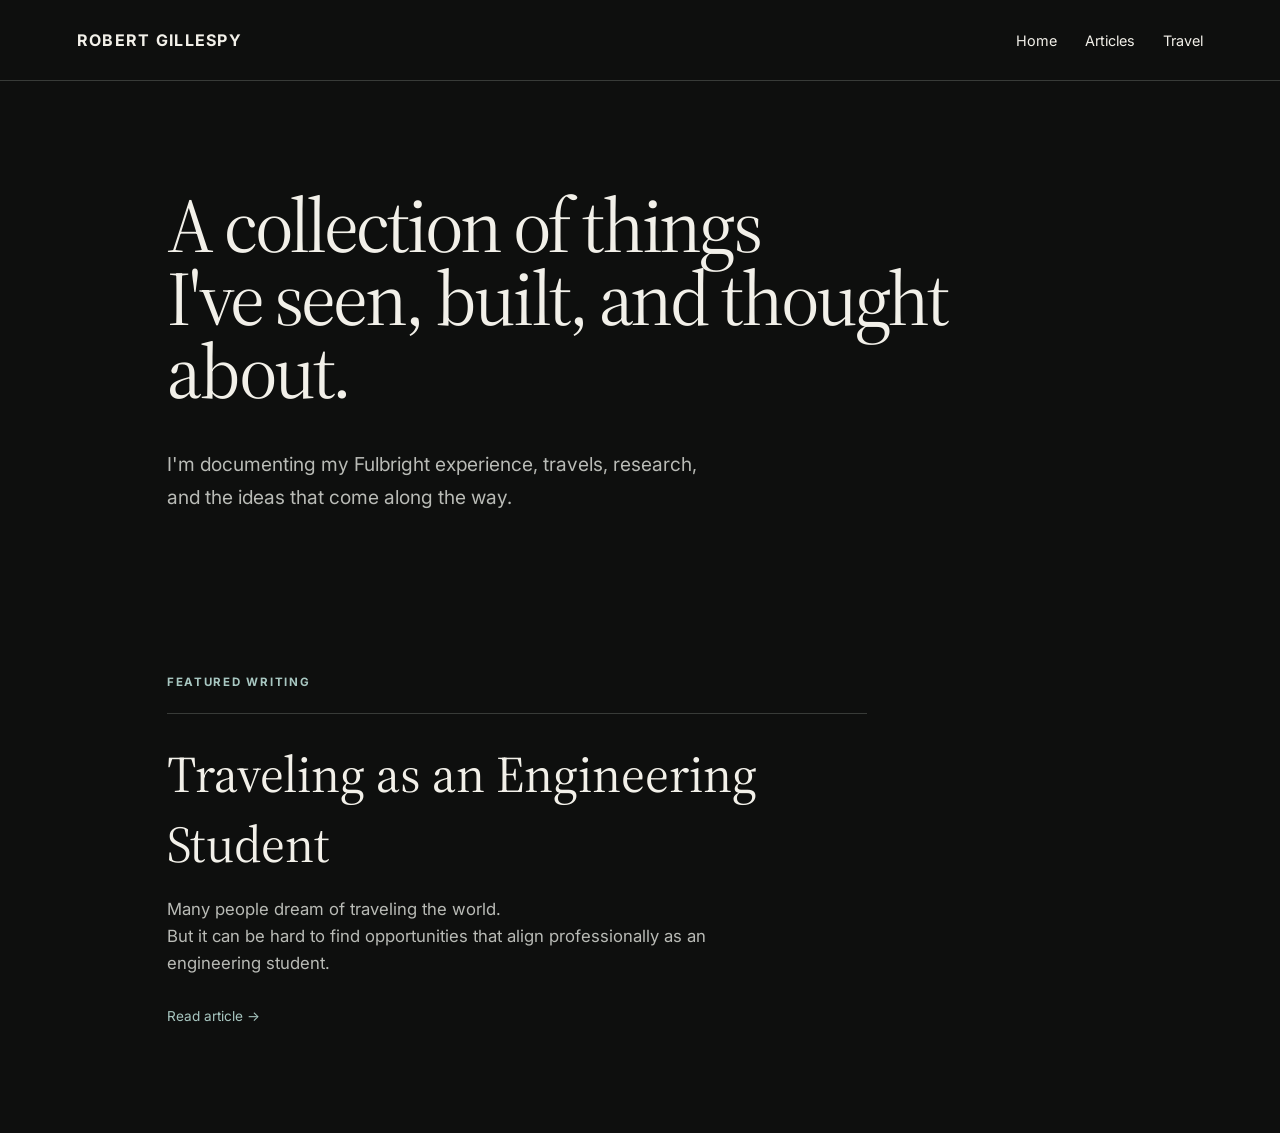
<file: index.html>
<!DOCTYPE html>
<html lang="en">
<head>
    <meta charset="UTF-8">
    <meta name="viewport" content="width=device-width, initial-scale=1.0">
    <title>Your Name</title>
    <link rel="stylesheet" href="style.css">
</head>

<body>

    <header>
        <a href="index.html" class="site-title">ROBERT GILLESPY</a>

        <nav>
            <a href="index.html">Home</a>
            <a href="articles/index.html">Articles</a>
            <a href="travel/index.html">Travel</a>
        </nav>
    </header>

    <main class="home">
        <section class="intro">
            <!-- <p class="eyebrow">ENGINEER · RESEARCHER · TRAVELER</p> -->

            <h1>
                A collection of things<br>
                I've seen, built, and thought about.
            </h1>

            <p class="intro-text">
                I'm documenting my Fulbright experience, travels,
                research, and the ideas that come along the way.
            </p>
        </section>

        <section class="featured">
            <p class="eyebrow">FEATURED WRITING</p>

            <a href="articles/finding-travel-opportunities.html" class="essay-link">
                <h2>Traveling as an Engineering Student</h2>
                <p>
                    Many people dream of traveling the world. </br> 
                    But it can be hard to find opportunities that align professionally as an engineering student.
                </p>
                <span>Read article →</span>
            </a>
        </section>
    </main>

</body>
</html>
</file>
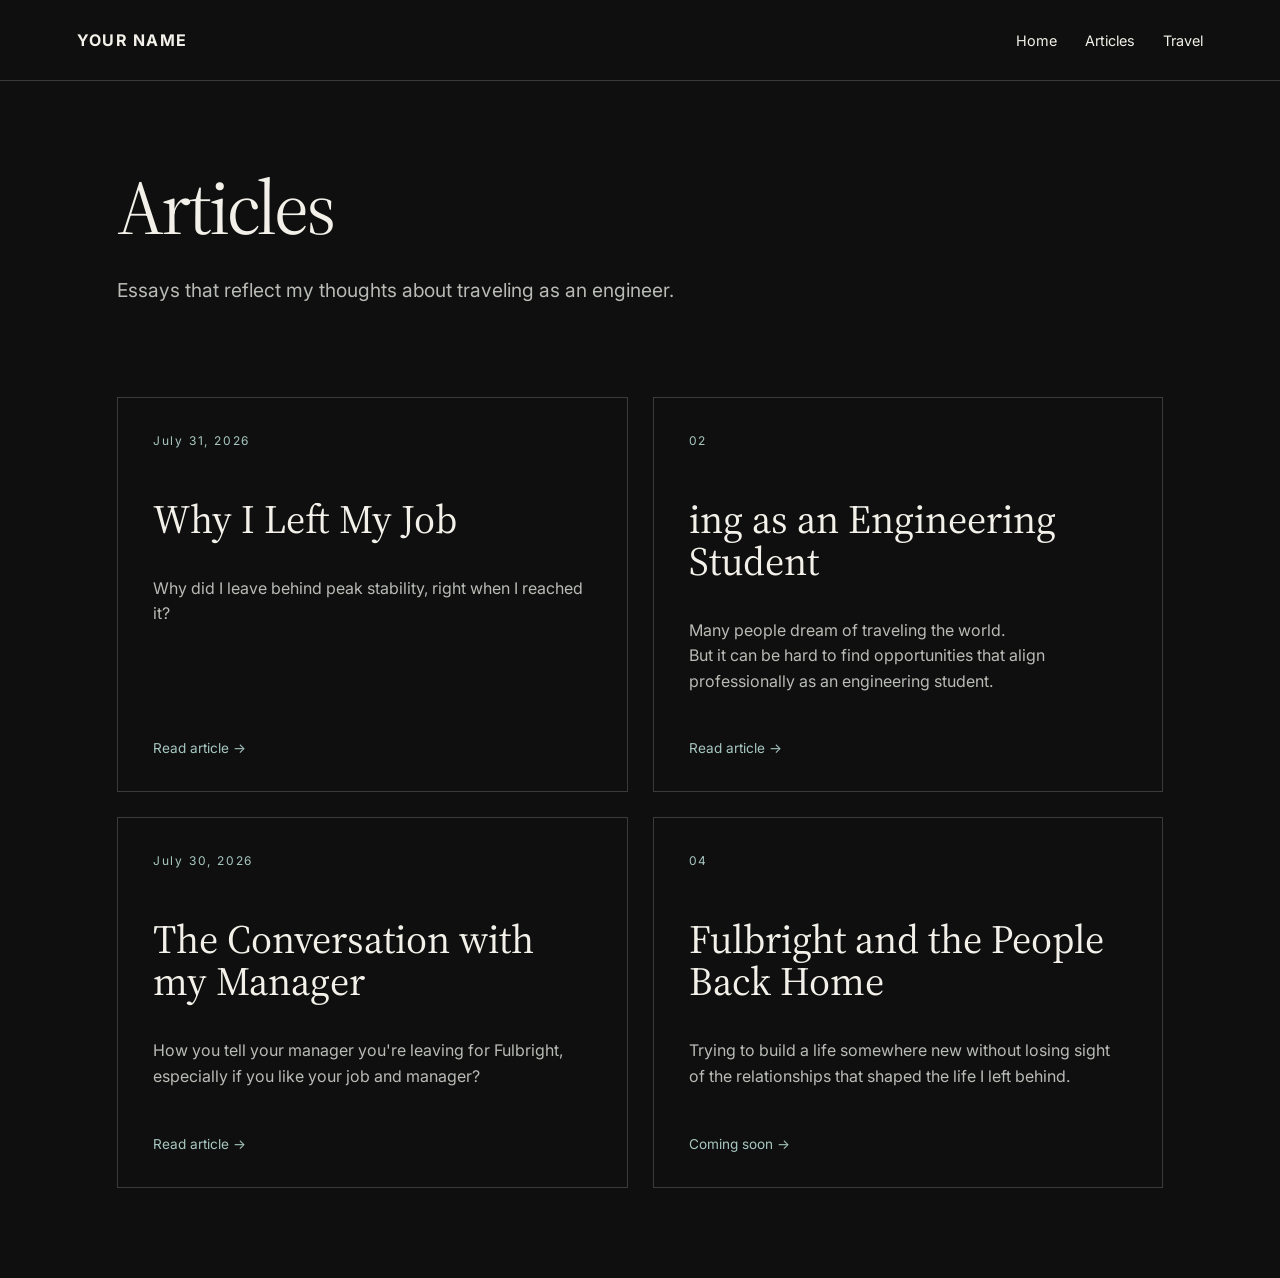
<file: articles/index.html>
<!DOCTYPE html>
<html lang="en">

<head>
    <meta charset="UTF-8">
    <meta name="viewport" content="width=device-width, initial-scale=1.0">

    <title>Articles — Your Name</title>

    <link rel="stylesheet" href="../style.css">
</head>

<body>

    <header>
        <a href="../index.html" class="site-title">YOUR NAME</a>

        <nav>
            <a href="../index.html">Home</a>
            <a href="index.html">Articles</a>
            <a href="../travel/index.html">Travel</a>
        </nav>
    </header>


    <main class="articles-page">

        <section class="articles-intro">

            <!-- <p class="eyebrow">WRITING</p> -->

            <h1>Articles</h1>

            <p>
                Essays that reflect my thoughts about traveling as an engineer.
            </p>

        </section>


        <section class="article-grid">

            <a href="why-i-left-my-job.html" class="article-card">

                <p class="article-number">July 31, 2026</p>

                <h2>Why I Left My Job</h2>

                <p>
                    Why did I leave behind peak stability, right when I reached it?
                </p>

                <span class="read-more">Read article →</span>

            </a>


            <a href="finding-travel-opportunities.html" class="article-card">

                <p class="article-number">02</p>

                <h2>ing as an Engineering Student</h2>

                <p>
                    Many people dream of traveling the world. </br> 
                    But it can be hard to find opportunities that align professionally as an engineering student.
                </p>

                <span class="read-more">Read article →</span>

            </a>


            <a href="the-conversation-with-my-manager.html" class="article-card">

                <p class="article-number">July 30, 2026</p>

                <h2>The Conversation with my Manager</h2>

                <p>
                    How you tell your manager you're leaving for Fulbright, especially if you like your job and manager?
                </p>

                <span class="read-more">Read article →</span>

            </a>


            <a href="#" class="article-card">

                <p class="article-number">04</p>

                <h2>Fulbright and the People Back Home</h2>

                <p>
                    Trying to build a life somewhere new without
                    losing sight of the relationships that shaped
                    the life I left behind.
                </p>

                <span class="read-more">Coming soon →</span>

            </a>

        </section>

    </main>

</body>

</html>
</file>
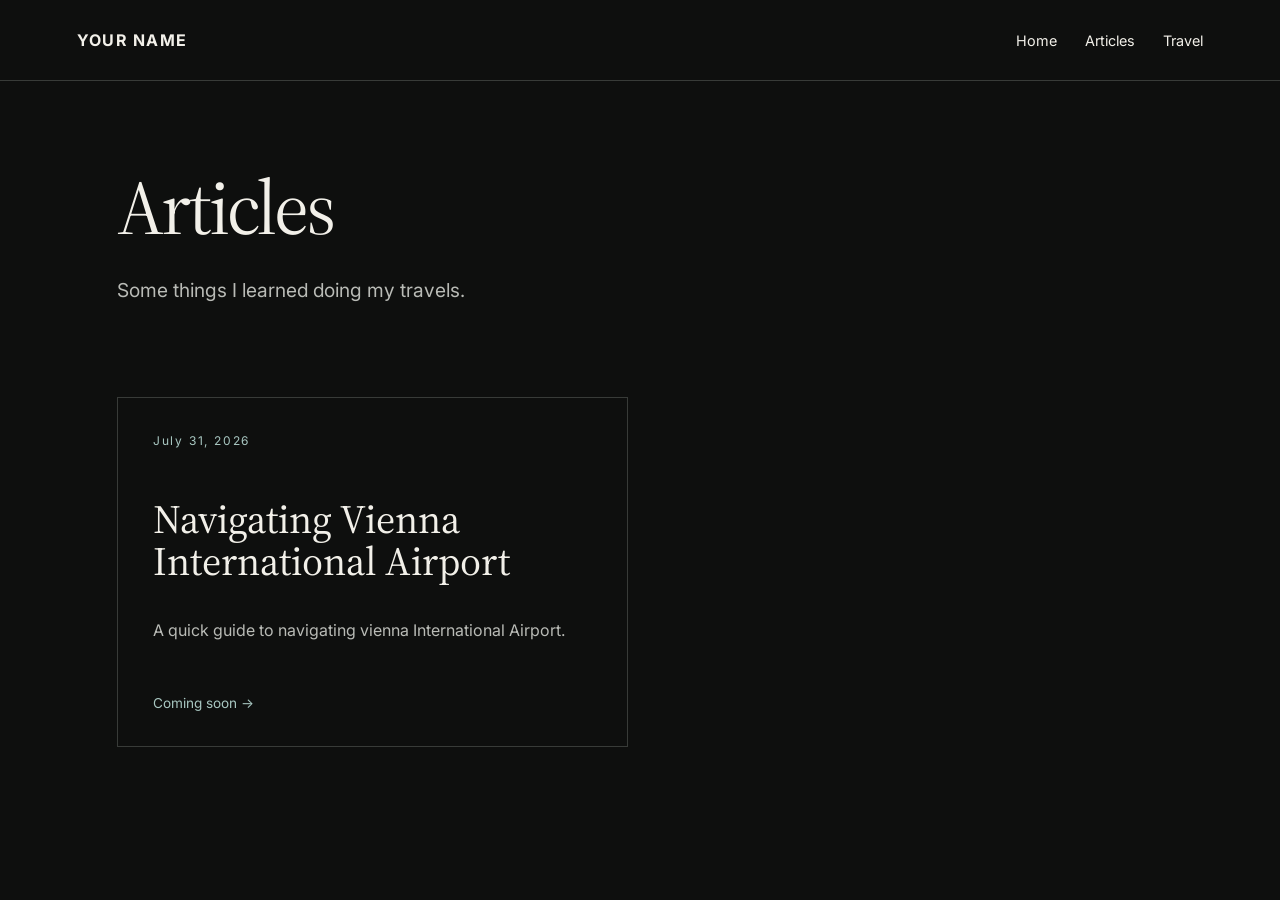
<file: travel/index.html>
<!DOCTYPE html>
<html lang="en">

<head>
    <meta charset="UTF-8">
    <meta name="viewport" content="width=device-width, initial-scale=1.0">

    <title>Articles — Your Name</title>

    <link rel="stylesheet" href="../style.css">
</head>

<body>

    <header>
        <a href="../index.html" class="site-title">YOUR NAME</a>

        <nav>
            <a href="../index.html">Home</a>
            <a href="index.html">Articles</a>
            <a href="../travel/index.html">Travel</a>
        </nav>
    </header>


    <main class="articles-page">

        <section class="articles-intro">

            <!-- <p class="eyebrow">WRITING</p> -->

            <h1>Articles</h1>

            <p>
                Some things I learned doing my travels.
            </p>

        </section>


        <section class="article-grid">

            <a href="#" class="article-card">

                <p class="article-number">July 31, 2026</p>

                <h2>Navigating Vienna International Airport</h2>

                <p>
                    A quick guide to navigating vienna International Airport.
                </p>

                <span class="read-more">Coming soon →</span>

            </a>

        </section>

    </main>

</body>

</html>
</file>
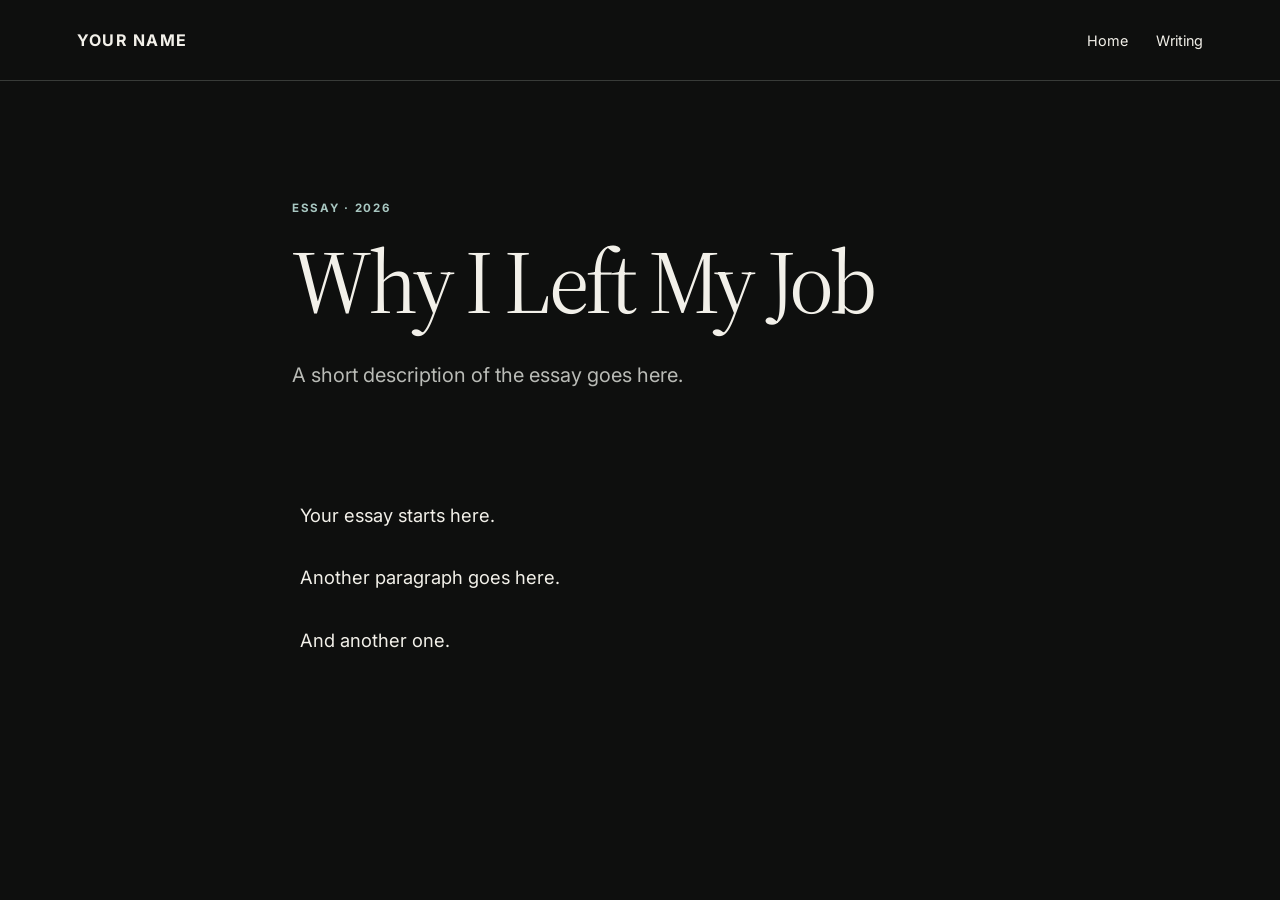
<file: essay.html>
<!DOCTYPE html>
<html lang="en">
<head>
    <meta charset="UTF-8">
    <meta name="viewport" content="width=device-width, initial-scale=1.0">
    <title>Why I Left My Job — Your Name</title>
    <link rel="stylesheet" href="style.css">
</head>

<body>

    <header>
        <a href="index.html" class="site-title">YOUR NAME</a>

        <nav>
            <a href="index.html">Home</a>
            <a href="essay.html">Writing</a>
        </nav>
    </header>

    <main class="essay">

        <div class="essay-header">
            <p class="eyebrow">ESSAY · 2026</p>

            <h1>Why I Left My Job</h1>

            <p class="dek">
                A short description of the essay goes here.
            </p>
        </div>

        <div class="essay-body">

            <p>
                Your essay starts here.
            </p>

            <p>
                Another paragraph goes here.
            </p>

            <p>
                And another one.
            </p>

        </div>

    </main>

</body>
</html>
</file>
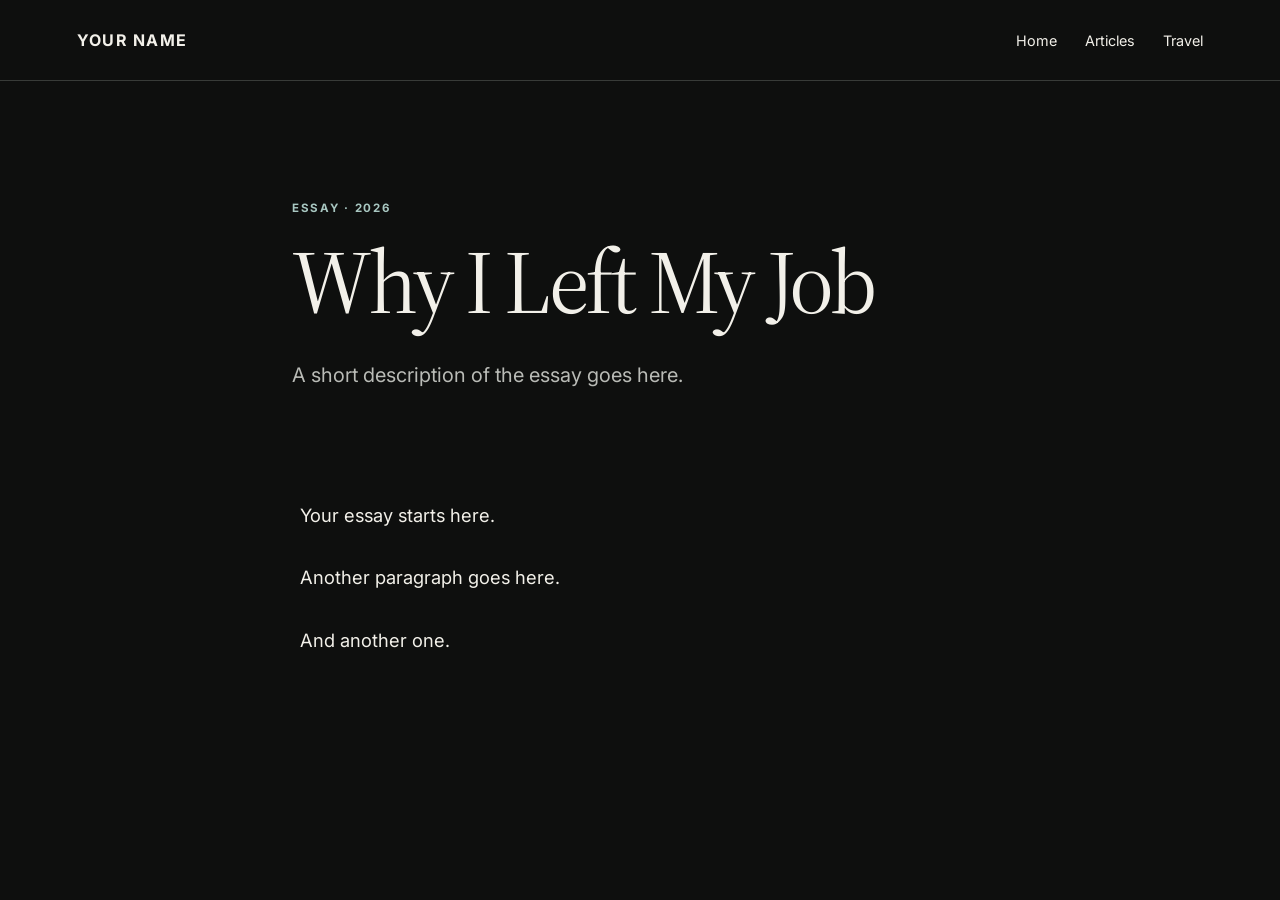
<file: articles/essay.html>
<!DOCTYPE html>
<html lang="en">
<head>
    <meta charset="UTF-8">
    <meta name="viewport" content="width=device-width, initial-scale=1.0">
    <title>Why I Left My Job — Your Name</title>
    <link rel="stylesheet" href="../style.css">
</head>

<body>

    <header>
        <a href="../index.html" class="site-title">YOUR NAME</a>

        <nav>
            <a href="../index.html">Home</a>
            <a href="index.html">Articles</a>
            <a href="../travel/index.html">Travel</a>
        </nav>
    </header>

    <main class="essay">

        <div class="essay-header">
            <p class="eyebrow">ESSAY · 2026</p>

            <h1>Why I Left My Job</h1>

            <p class="dek">
                A short description of the essay goes here.
            </p>
        </div>

        <div class="essay-body">

            <p>
                Your essay starts here.
            </p>

            <p>
                Another paragraph goes here.
            </p>

            <p>
                And another one.
            </p>

        </div>

    </main>

</body>
</html>
</file>
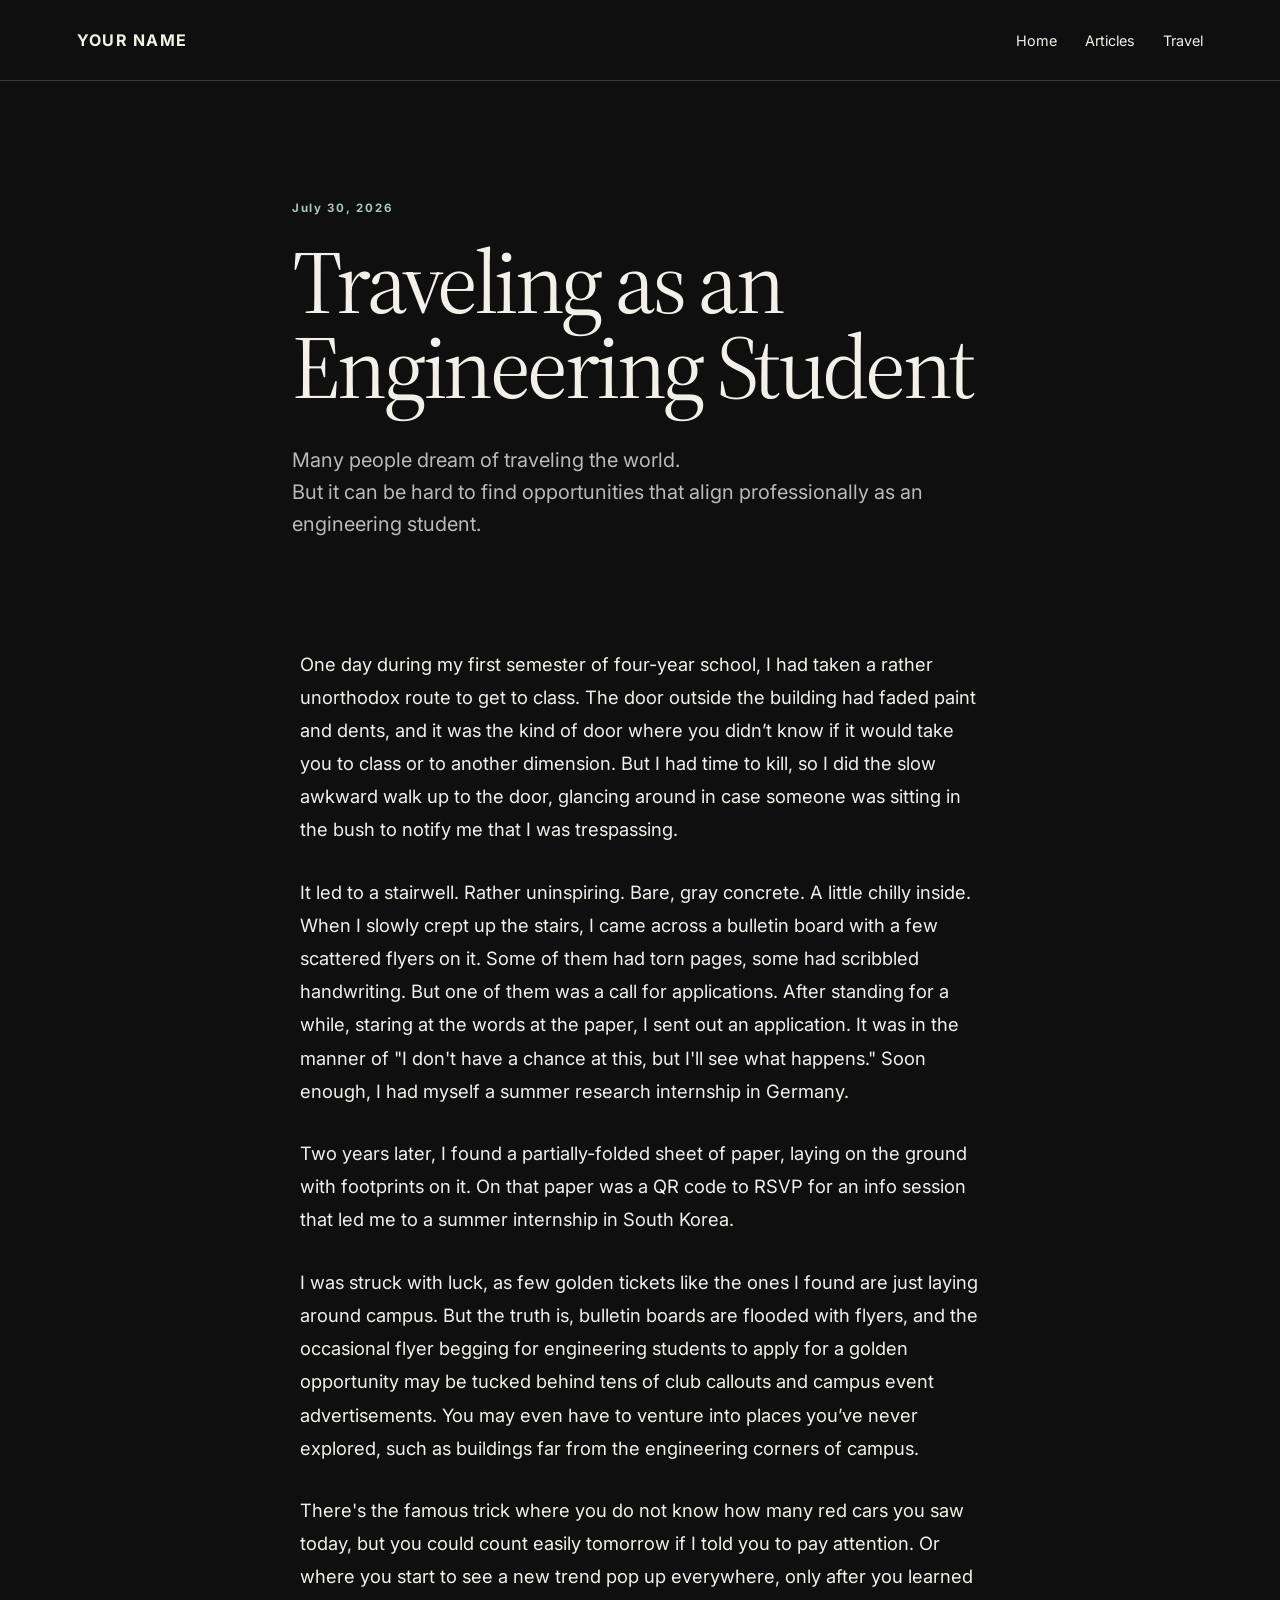
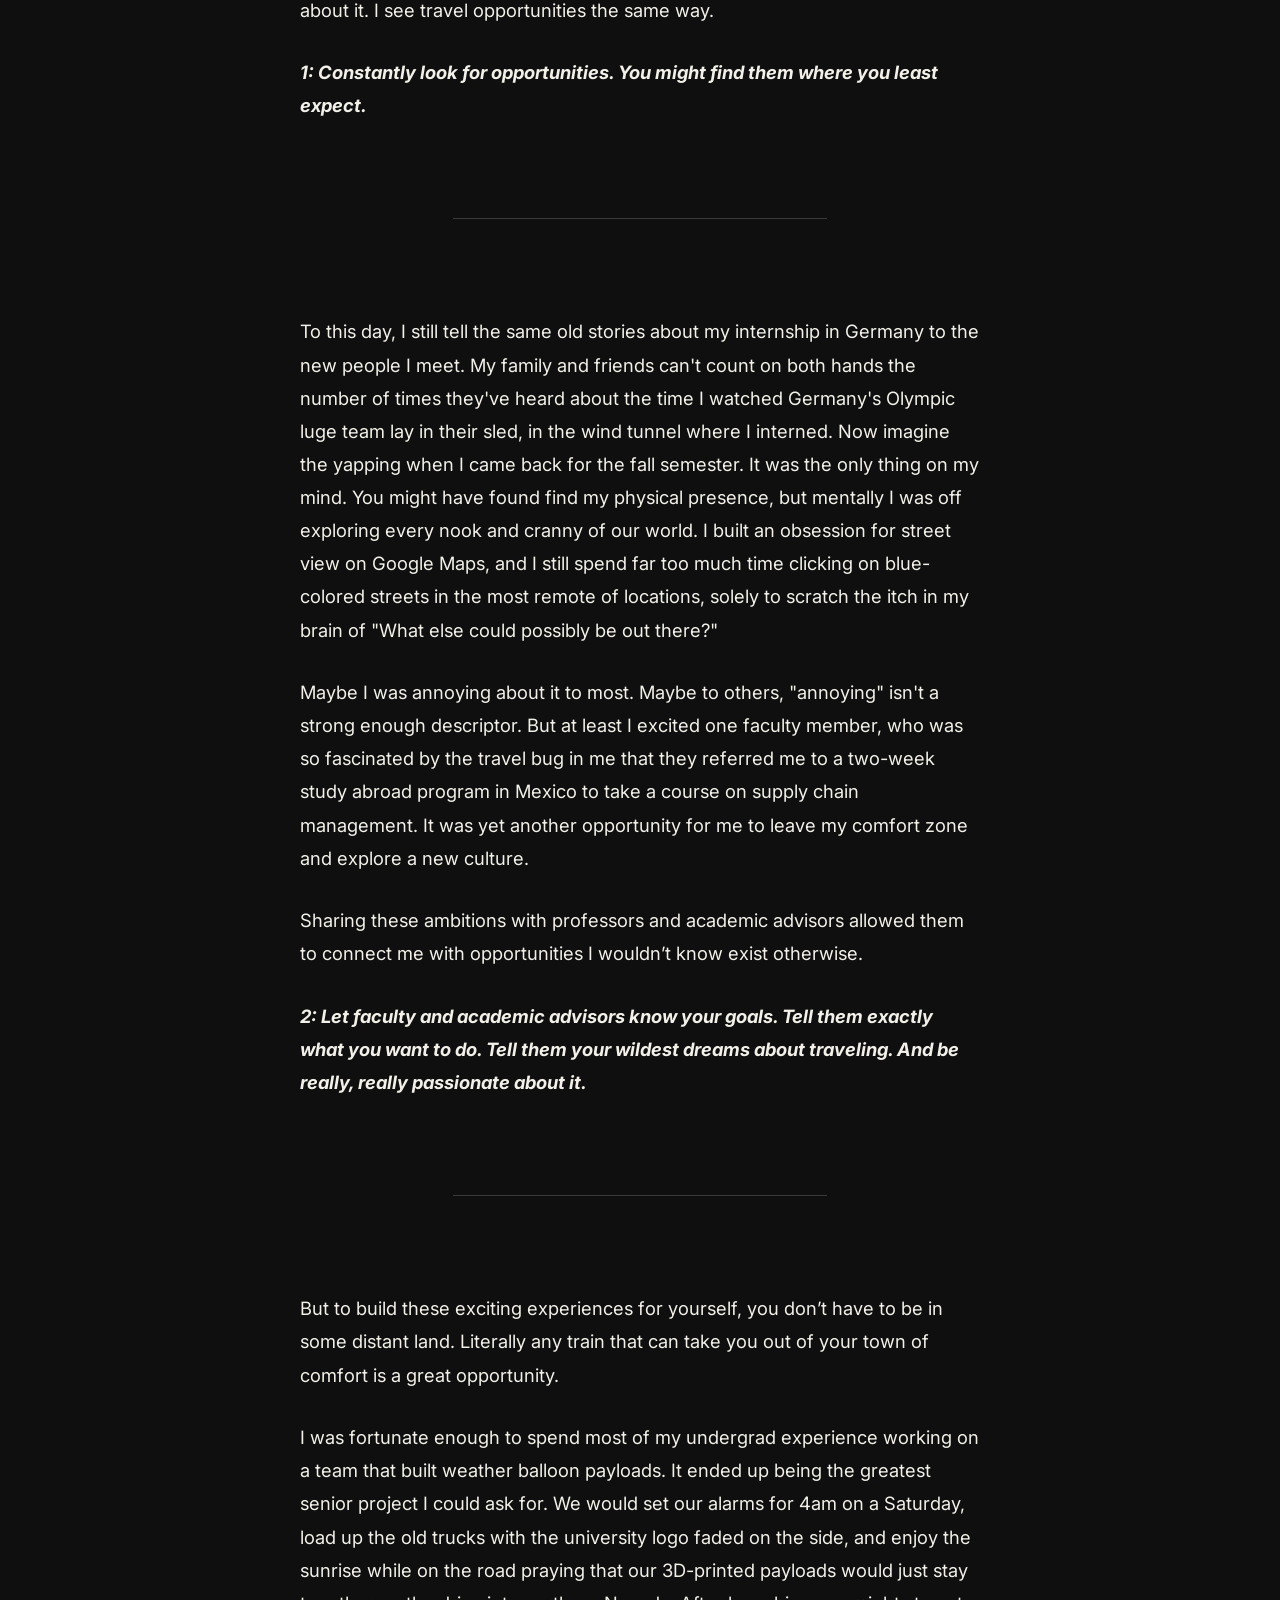
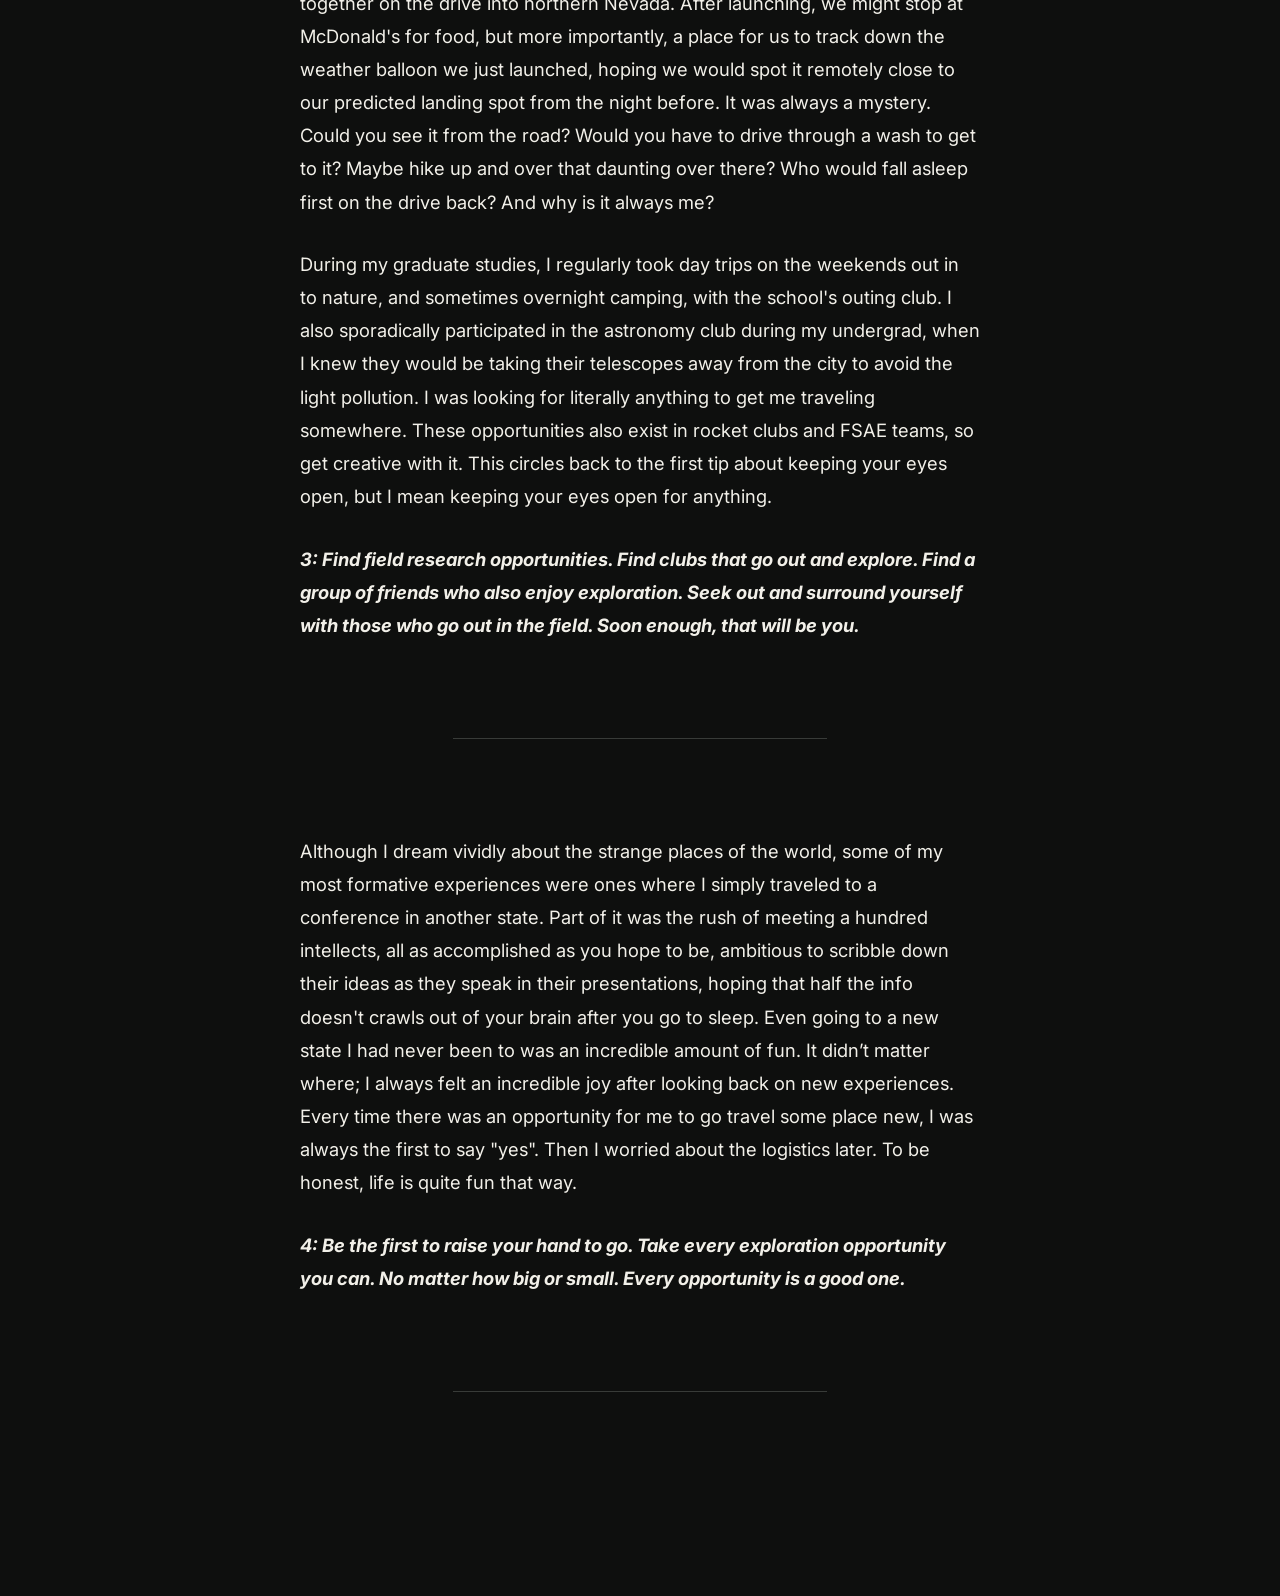
<file: articles/finding-travel-opportunities.html>
<!DOCTYPE html>
<html lang="en">
<head>
    <meta charset="UTF-8">
    <meta name="viewport" content="width=device-width, initial-scale=1.0">
    <title>Finding Travel Opportunities</title>
    <link rel="stylesheet" href="../style.css">
</head>

<body>

    <header>
        <a href="../index.html" class="site-title">YOUR NAME</a>

        <nav>
            <a href="../index.html">Home</a>
            <a href="index.html">Articles</a>
            <a href="../travel/index.html">Travel</a>
        </nav>
    </header>

    <main class="essay">

        <div class="essay-header">
            <p class="eyebrow">July 30, 2026</p>

            <h1>Traveling as an Engineering Student</h1>

            <p class="dek">
                Many people dream of traveling the world. </br> 
                But it can be hard to find opportunities that align professionally as an engineering student.
            </p>
        </div>

        <div class="essay-body">

            <!-- <p>
                I had spent lots of time dreaming about traveling the world early in college. 
                I watched others do it and I wanted to find those opportunities myself. 
                But only 20% of Fulbright study/research applicants receive grants, and the most competitive applicants  
                can prove their adaptability to foreign environments. They're able to use their previous experiences to convince the panel that 
                "I can conquer this and even more too, because I conquered that." So we have to find those experiences in any way we can. And 
                as engineers, they're not always easy to find.
            </p> -->

            <p>
                One day during my first semester of four-year school, I had taken a rather unorthodox route to get to class. 
                The door outside the building had faded paint and dents, and it was the kind of door where you didn’t know if it 
                would take you to class or to another dimension. But I had time to kill, so I did the slow awkward walk up to the door, glancing 
                around in case someone was sitting in the bush to notify me that I was trespassing.
            </p>

            <p>
               It led to a stairwell. Rather uninspiring. Bare, gray concrete. A little chilly inside. When I slowly crept up 
               the stairs, I came across a bulletin board with a few scattered flyers on it. Some of them had torn pages, some had 
               scribbled handwriting. But one of them was a call for applications. After standing for a while, staring at the words at the paper, 
               I sent out an application. It was in the manner of "I don't have a chance at this, but I'll see what happens." 
               Soon enough, I had myself a summer research internship in Germany. 
            </p>

            <p>
              Two years later, I found a partially-folded sheet of paper, laying on the ground with footprints on it. On that paper was 
              a QR code to RSVP for an info session that led me to a summer internship in South Korea.
            </p>

            <p>
                I was struck with luck, as few golden tickets like the ones I found are just laying around campus. 
                But the truth is, bulletin boards are flooded with flyers, and the occasional flyer begging for engineering 
                students to apply for a golden opportunity may be tucked behind tens of club callouts and campus event advertisements. 
                You may even have to venture into places you’ve never explored, such as buildings far from the engineering corners of campus.
            </p>

            <p>
                There's the famous trick where you do not know how many red cars you saw today, but you could count easily tomorrow
                if I told you to pay attention. Or where you start to see a new trend pop up everywhere, only after you learned about it. I see 
                travel opportunities the same way.
            </p>

            <p class="emphasis">
                1: Constantly look for opportunities. You might find them where you least expect.
            </p>
        <hr>
            <p>
                To this day, I still tell the same old stories about my internship in Germany to the new people I meet.
                My family and friends can't count on both hands the number of times they've heard about the time I watched Germany's Olympic luge team lay in their sled, in the wind tunnel where I interned.
                Now imagine the yapping when I came back for the fall semester. It was the only thing on my mind. 
                You might have found find my physical presence, but mentally I was off exploring every nook and cranny of our world. I built an obsession 
                for street view on Google Maps, and I still spend far too much time clicking on blue-colored streets in the most remote of locations, solely to 
                scratch the itch in my brain of "What else could possibly be out there?"
            </p>

            <p>
                Maybe I was annoying about it to most. Maybe to others, "annoying" isn't a strong enough descriptor. But at least I excited one faculty member, who 
                was so fascinated by the travel bug in me that they referred me to 
                a two-week study abroad program in Mexico to take a course on supply chain management. It was yet another opportunity for me to 
                leave my comfort zone and explore a new culture. 
            </p>

            <p>
                Sharing these ambitions with 
                professors and academic advisors allowed them to connect me with opportunities I wouldn’t know exist otherwise. 
            </p>

            <p class="emphasis">
                2: Let faculty and academic advisors know your goals. Tell them exactly what you want to do. Tell them your wildest dreams 
                about traveling. And be really, really passionate about it.
            </p>
        <hr>
            <p>
                But to build these exciting experiences for yourself, you don’t have to be in some distant land. Literally any train 
                that can take you out of your town of comfort is a great opportunity.
            </p>

            <p>
                I was fortunate enough to spend most of my undergrad experience working on a team that built weather balloon payloads. 
                It ended up being the greatest senior project I could ask for. We would set our alarms for 4am on a Saturday, load up 
                the old trucks with the university logo faded on the side, 
                and enjoy the sunrise while on the road praying that our 3D-printed payloads would just stay together on the drive into northern Nevada. 
                After launching, we might stop at McDonald's 
                for food, but more importantly, a place for us to track down the weather balloon we just launched, hoping we would spot it remotely close to 
                our predicted landing spot from the night before. It was always a mystery. Could you see it from the road? Would you have to drive 
                through a wash to get to it? Maybe hike up and over that daunting over there? Who would fall asleep first on the drive back? And why is it always me?
            </p>

            <p>
                During my graduate studies, I regularly took day trips on the weekends out in to nature, and sometimes overnight camping, with the school's outing club. 
                I also sporadically participated in the 
                astronomy club during my undergrad, when I knew they would be taking their telescopes away from the city to avoid the light pollution. I was 
                looking for literally anything to get me traveling somewhere. These opportunities also exist in rocket 
                clubs and FSAE teams, so get creative with it. This circles back to the first tip about keeping your 
                eyes open, but I mean keeping your eyes open for anything. 
            </p>

            <p class="emphasis">
                3: Find field research opportunities. Find clubs that go out and explore. Find a group of friends who also enjoy exploration.
                Seek out and surround yourself with those who go out in the field. Soon enough, that will be you.
            </p>      
        <hr>
            <p>
                Although I dream vividly about the strange places of the world, some of my most formative experiences were 
                ones where I simply traveled to a conference in another state. Part of it was the rush of meeting a hundred intellects, 
                all as accomplished as you hope to be, ambitious to scribble down their ideas as they speak in their presentations, hoping that half the info doesn't crawls out of your brain after you go to sleep. 
                Even going to a new state I had never been to was an incredible amount of fun. It didn’t matter where; I always felt an incredible joy  
                after looking back on new experiences. Every time there was an opportunity for me to go 
                travel some place new, I was always the first to say "yes". Then I worried about the logistics later. 
                To be honest, life is quite fun that way.
            </p>    

            <p class="emphasis">
                4: Be the first to raise your hand to go. Take every exploration opportunity you can. No matter how big or small. 
                Every opportunity is a good one.
            </p>    
        <hr>
        </div>

    </main>

</body>
</html>
</file>
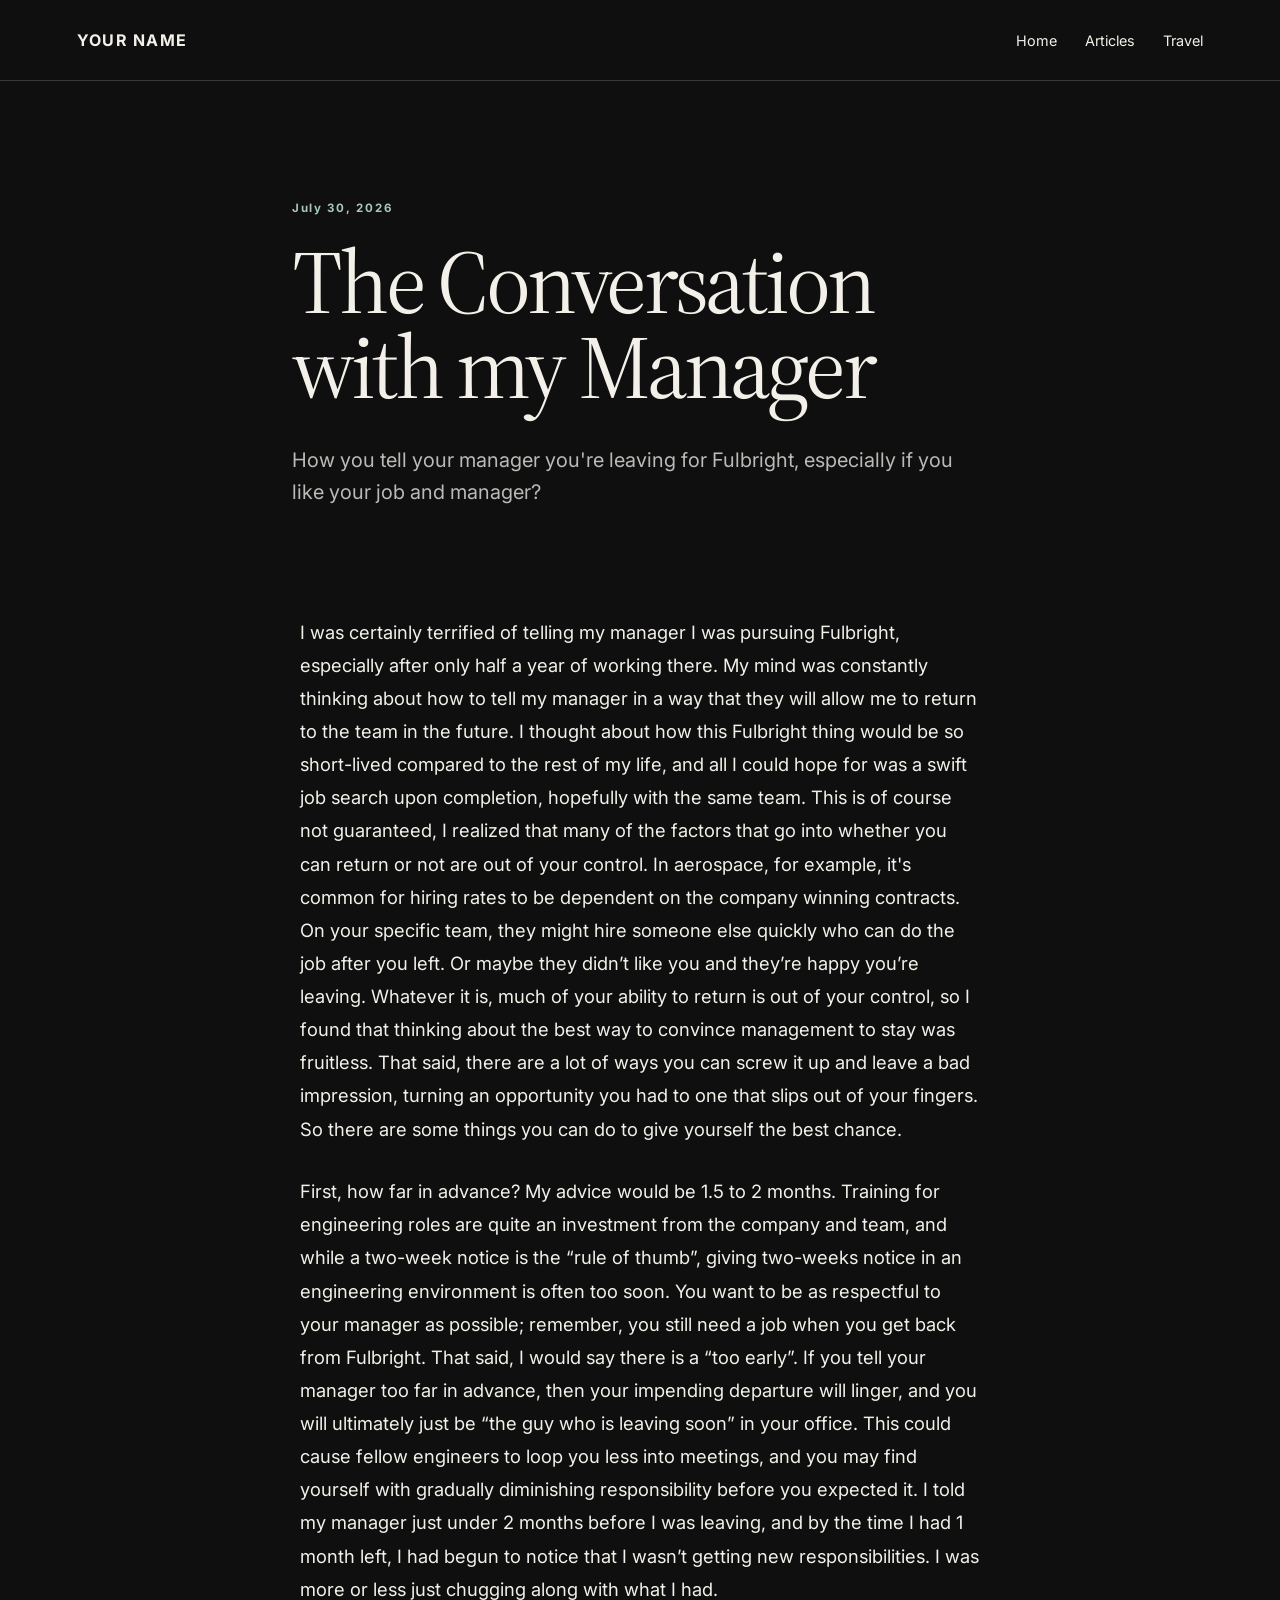
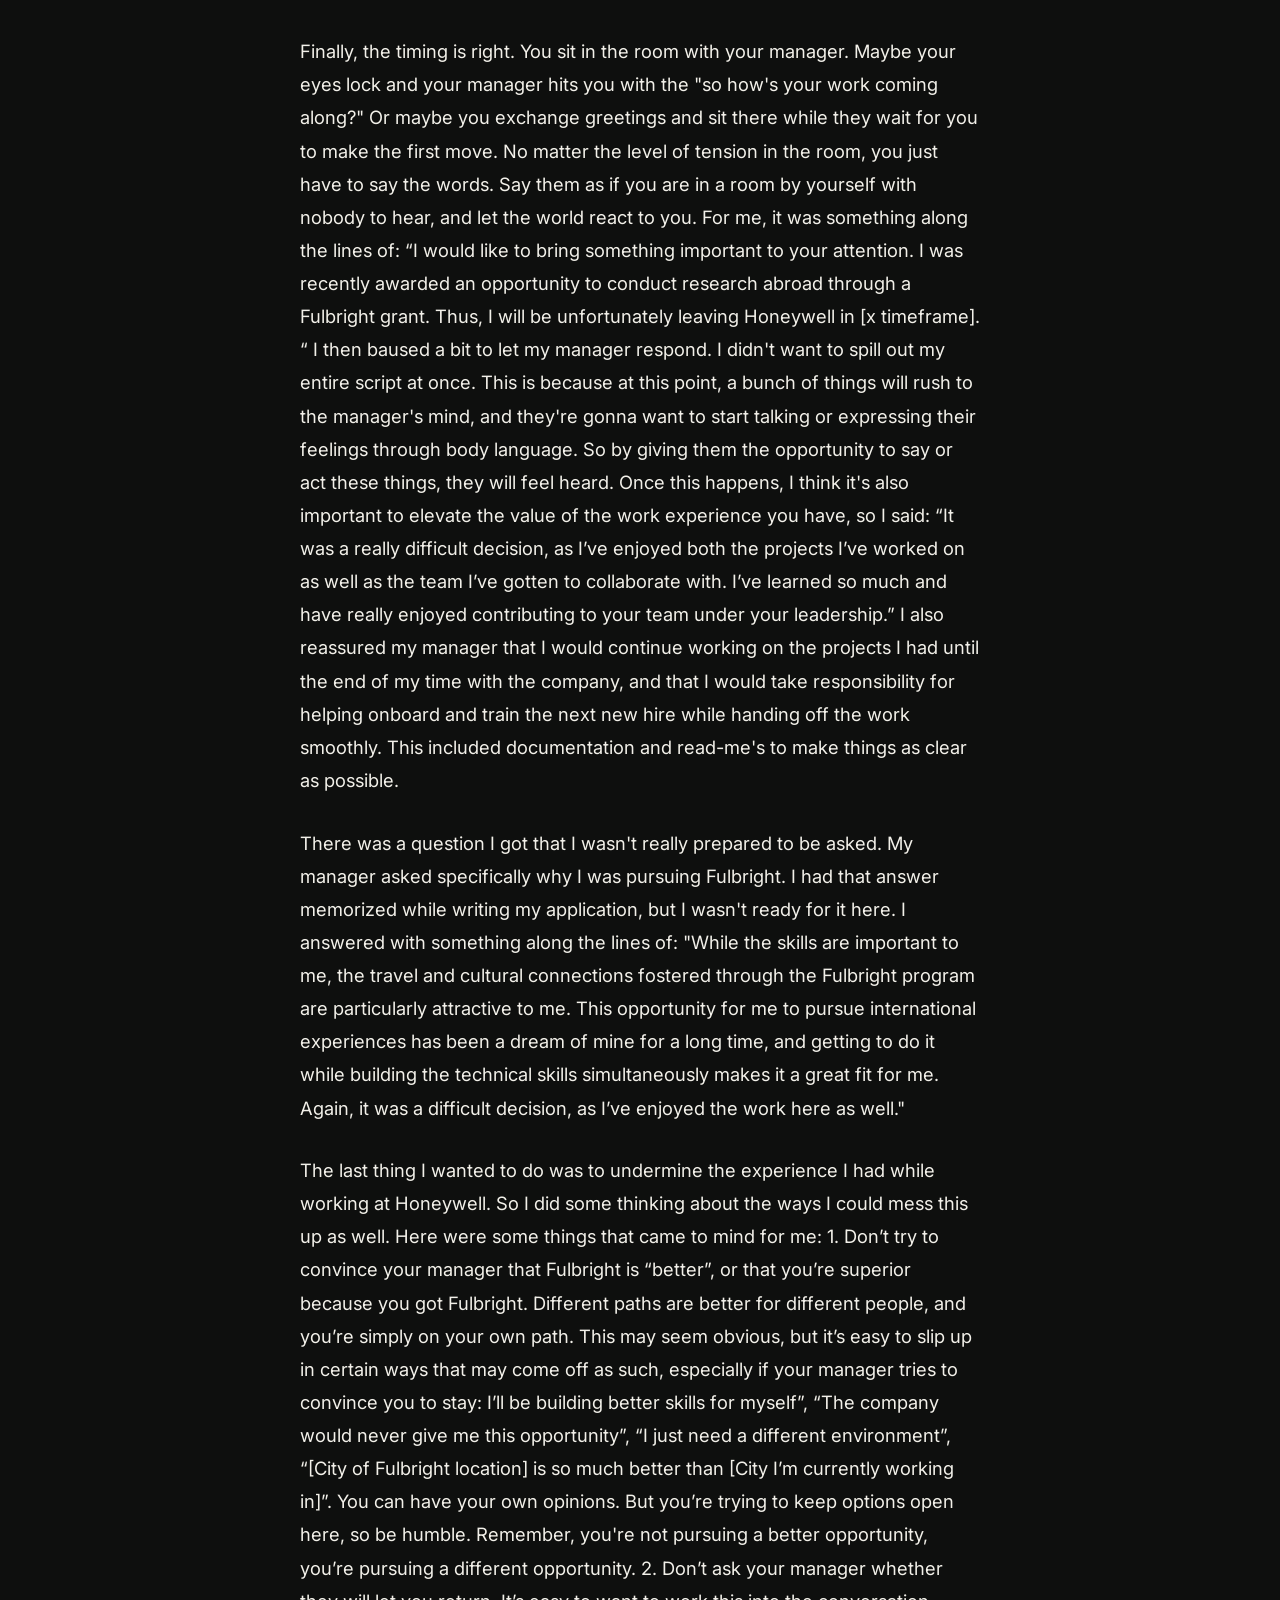
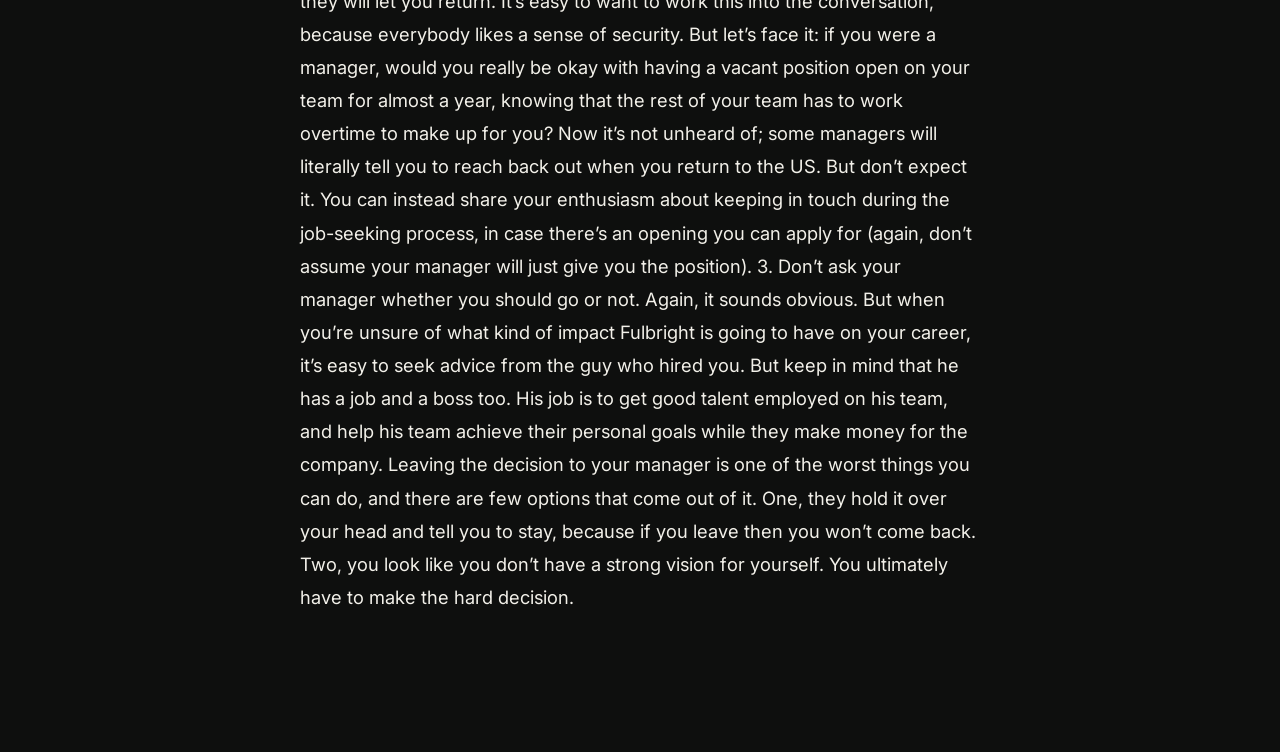
<file: articles/the-conversation-with-my-manager.html>
<!DOCTYPE html>
<html lang="en">
<head>
    <meta charset="UTF-8">
    <meta name="viewport" content="width=device-width, initial-scale=1.0">
    <title>The Conversation with my Manager — Your Name</title>
    <link rel="stylesheet" href="../style.css">
</head>

<body>

    <header>
        <a href="../index.html" class="site-title">YOUR NAME</a>

        <nav>
            <a href="../index.html">Home</a>
            <a href="index.html">Articles</a>
            <a href="../travel/index.html">Travel</a>
        </nav>
    </header>

    <main class="essay">

        <div class="essay-header">
            <p class="eyebrow">July 30, 2026</p>

            <h1>The Conversation with my Manager</h1>

            <p class="dek">
                How you tell your manager you're leaving for Fulbright, especially if you like your job and manager?
            </p>
        </div>

        <div class="essay-body">

            <p>
                I was certainly terrified of telling my manager I was pursuing Fulbright, especially after only half a year of working there. 

                My mind was constantly thinking about how to tell my manager in a way that they will allow me to return to the team in the future.
                I thought about how this Fulbright thing would be so short-lived compared to the rest of my life, and all I could hope for was a swift 
                job search upon completion, hopefully with the same team. This is of course not guaranteed, I realized that many of the factors that go into whether you can 
                return or not are out of your control. 
                
                In aerospace, for example, it's common for hiring rates to be dependent on the company winning 
                contracts. On your specific team, they might hire someone else quickly who can do the job after you left. Or maybe they didn’t like you and 
                they’re happy you’re leaving. Whatever it is, much of your ability to return is out of your control, so I found that thinking about the best way to convince management to stay was fruitless. 
                That said, there are a lot of ways you can screw it up and leave a bad impression, turning an opportunity you had to one that slips out of your fingers. 
                So there are some things you can do to give yourself the best chance.
            </p>

            <p>
                First, how far in advance? My advice would be 1.5 to 2 months. Training for engineering roles are quite an investment from the 
                company and team, and while a two-week notice is the “rule of thumb”, giving two-weeks notice in an engineering environment is often 
                too soon. You want to be as respectful to your manager as possible; remember, you still need a job when you get 
                back from Fulbright.

                That said, I would say there is a “too early”. If you tell your manager too far in advance, then your impending departure 
                will linger, and you will ultimately just be “the guy who is leaving soon” in your office. This could cause fellow 
                engineers to loop you less into meetings, and you may find yourself with gradually diminishing responsibility before 
                you expected it. I told my manager just under 2 months before I was leaving, and by the time I had 1 month left, I had 
                begun to notice that I wasn’t getting new responsibilities. I was more or less just chugging along with what I had.

            </p>

            <p>
                Finally, the timing is right. You sit in the room with your manager. Maybe your eyes lock and your manager hits you with the 
                "so how's your work coming along?" Or maybe you exchange greetings and sit there while they wait for you to make the first move. 
                No matter the level of tension in the room, you just have to say the words. Say them as if you are in a room by yourself with nobody to hear, 
                and let the world react to you. For me, it was something along the lines of:

                “I would like to bring something important to your attention. I was recently awarded an opportunity to conduct research 
                abroad through a Fulbright grant. Thus, I will be unfortunately leaving Honeywell in [x timeframe]. “

                I then baused a bit to let my manager respond. I didn't want to spill out my entire script at once. This is because at this point, 
                a bunch of things will rush to the manager's mind, and they're gonna want to start talking or expressing their feelings through body language. 
                So by giving them the opportunity to say or act these things, they will feel heard. 

                Once this happens, I think it's also important to elevate the value of the work experience you have, so I said: 
                “It was a really difficult decision, as I’ve enjoyed both the projects I’ve worked on as well as the team I’ve gotten to 
                collaborate with. I’ve learned so much and have really enjoyed contributing to your team under your leadership.”
                
                I also reassured my manager that I would continue working on the projects I had until the end of my time with the company, 
                and that I would take responsibility for helping onboard and train the next new hire while handing off the work smoothly. This 
                included documentation and read-me's to make things as clear as possible.
            </p>

            <p>
                There was a question I got that I wasn't really prepared to be asked. My manager asked specifically 
                why I was pursuing Fulbright. I had that answer memorized while writing my application, but I wasn't ready for it here. I answered with 
                something along the lines of:
                "While the skills are important to me, the travel and cultural connections fostered through the Fulbright program are 
                particularly attractive to me. This opportunity for me to pursue international experiences has been a dream of mine for 
                a long time, and getting to do it while building the technical skills simultaneously makes it a great fit for me. Again, 
                it was a difficult decision, as I’ve enjoyed the work here as well."
            </p>

            <p>
                The last thing I wanted to do was to undermine the experience I had while working at Honeywell. So I did some thinking about 
                the ways I could mess this up as well. Here were some things that came to mind for me: 

                1.  Don’t try to convince your manager that Fulbright is “better”, or that you’re superior because you got Fulbright. 
                Different paths are better for different people, and you’re simply on your own path. This may seem obvious, but it’s 
                easy to slip up in certain ways that may come off as such, especially if your manager tries to convince you to stay: 
                I’ll be building better skills for myself”, “The company would never give me this opportunity”, “I just need a different 
                environment”, “[City of Fulbright location] is so much better than [City I’m currently working in]”. You can have 
                your own opinions. But you’re trying to keep options open here, so be humble. Remember, you're not pursuing a better 
                opportunity, you’re pursuing a different opportunity.

                2. Don’t ask your manager whether they will let you return. It’s easy to want to work this into the conversation, because 
                everybody likes a sense of security. But let’s face it: if you were a manager, would you really be okay with having a 
                vacant position open on your team for almost a year, knowing that the rest of your team has to work overtime to make up 
                for you? Now it’s not unheard of; some managers will literally tell you to reach back out when you return to the US. But 
                don’t expect it. You can instead share your enthusiasm about keeping in touch during the job-seeking process, in case 
                there’s an opening you can apply for (again, don’t assume your manager will just give you the position). 

                3. Don’t ask your manager whether you should go or not. Again, it sounds obvious. But when you’re unsure of what kind of 
                impact Fulbright is going to have on your career, it’s easy to seek advice from the guy who hired you. But keep in mind 
                that he has a job and a boss too. His job is to get good talent employed on his team, and help his team achieve their 
                personal goals while they make money for the company. Leaving the decision to your manager is one of the worst things you 
                can do, and there are few options that come out of it. One, they hold it over your head and tell you to stay, because if 
                you leave then you won’t come back. Two, you look like you don’t have a strong vision for yourself. You ultimately have 
                to make the hard decision.
            </p>

        </div>

    </main>

</body>
</html>
</file>
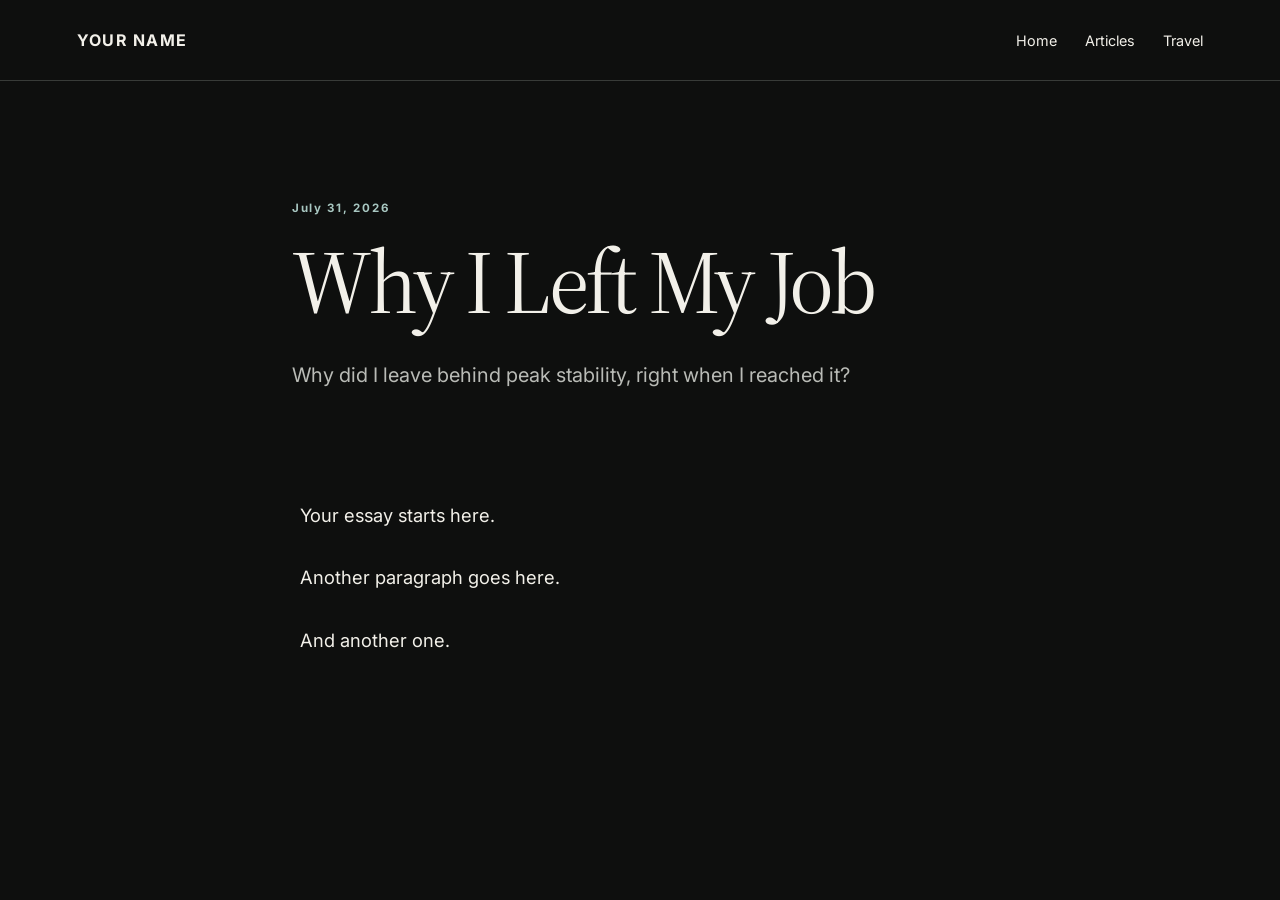
<file: articles/why-i-left-my-job.html>
<!DOCTYPE html>
<html lang="en">
<head>
    <meta charset="UTF-8">
    <meta name="viewport" content="width=device-width, initial-scale=1.0">
    <title>Why I Left My Job — Your Name</title>
    <link rel="stylesheet" href="../style.css">
</head>

<body>

    <header>
        <a href="../index.html" class="site-title">YOUR NAME</a>

        <nav>
            <a href="../index.html">Home</a>
            <a href="index.html">Articles</a>
            <a href="../travel/index.html">Travel</a>
        </nav>
    </header>

    <main class="essay">

        <div class="essay-header">
            <p class="eyebrow">July 31, 2026</p>

            <h1>Why I Left My Job</h1>

            <p class="dek">
                Why did I leave behind peak stability, right when I reached it?
            </p>
        </div>

        <div class="essay-body">

            <p>
                Your essay starts here.
            </p>

            <p>
                Another paragraph goes here.
            </p>

            <p>
                And another one.
            </p>

        </div>

    </main>

</body>
</html>
</file>
<file: style.css>
@import url("https://fonts.googleapis.com/css2?family=Inter:wght@400;500;600;700&family=Source+Serif+4:opsz,wght@8..60,400;8..60,500;8..60,600&display=swap");
:root {
    --background: #0e0f0e;
    --surface: #161816;
    --text: #f2f0e9;
    --muted: #b9bbb6;
    --border: #383b38;
    --accent: #a8c7c1;

    /* Typography */
    --heading-font: "Source Serif 4", Georgia, serif;
    --body-font: "Inter", Arial, sans-serif;
}


/* =========================
   GLOBAL
   ========================= */

* {
    box-sizing: border-box;
}

body {
    margin: 0;

    background: var(--background);
    color: var(--text);

    font-family: var(--body-font);
}

a {
    color: inherit;
}


/* =========================
   HEADER
   ========================= */

header {
    display: flex;
    justify-content: space-between;
    align-items: center;

    padding: 30px 6vw;

    border-bottom: 1px solid var(--border);
}

.site-title {
    color: inherit;
    text-decoration: none;

    font-family: var(--body-font);
    font-weight: 700;
    letter-spacing: 0.08em;
}

nav {
    display: flex;
    gap: 28px;

    font-family: var(--body-font);
}

nav a {
    color: inherit;
    text-decoration: none;

    font-size: 0.9rem;
}

nav a:hover {
    color: var(--accent);
}


/* =========================
   GENERAL TYPOGRAPHY
   ========================= */

.eyebrow {
    margin-bottom: 24px;

    color: var(--accent);

    font-family: var(--body-font);
    font-size: 0.72rem;
    font-weight: 700;
    letter-spacing: 0.15em;
}

h1,
h2,
h3,
h4 {
    font-family: var(--heading-font);
}


/* Main page titles */

h1 {
    margin: 0;

    font-family: var(--heading-font);
    font-size: clamp(2.8rem, 6vw, 5.5rem);
    font-weight: 400;
    line-height: 0.95;
    letter-spacing: -0.04em;
}


/* =========================
   HOME
   ========================= */

.home {
    max-width: 1100px;
    margin: 0 auto;
    padding: 12vh 6vw;
}

.intro {
    max-width: 850px;
}

.intro-text {
    max-width: 560px;
    margin-top: 40px;

    color: var(--muted);

    font-family: var(--body-font);
    font-size: 1.2rem;
    line-height: 1.7;
}

.featured {
    margin-top: 18vh;
    max-width: 700px;
}

.essay-link {
    display: block;

    color: inherit;
    text-decoration: none;

    border-top: 1px solid var(--border);
    padding-top: 25px;
}

.essay-link h2 {
    margin: 0;

    font-family: var(--heading-font);
    font-size: clamp(2rem, 4vw, 4rem);
    font-weight: 400;
}

.essay-link p {
    max-width: 550px;

    color: var(--muted);

    font-family: var(--body-font);
    font-size: 1.05rem;
    line-height: 1.6;
}

.essay-link span {
    display: inline-block;
    margin-top: 15px;

    color: var(--accent);

    font-family: var(--body-font);
    font-size: 0.85rem;
}

.essay-link:hover h2 {
    color: var(--accent);
}


/* =========================
   ESSAY
   ========================= */

.essay {
    max-width: 850px;
    margin: 0 auto;
    padding: 12vh 6vw;
}

.essay-header {
    max-width: 750px;
    margin-bottom: 12vh;
}

.essay-header h1 {
    font-family: var(--heading-font);
    font-size: clamp(3rem, 7vw, 6rem);
    font-weight: 400;
}

.dek {
    margin-top: 35px;

    color: var(--muted);

    font-family: var(--body-font);
    font-size: 1.25rem;
    line-height: 1.6;
}

.essay-body {
    max-width: 680px;
    margin: 0 auto;
}

.essay-body p {
    margin: 0 0 1.6em;

    color: var(--text);

    font-family: var(--body-font);
    font-size: 1.15rem;
    line-height: 1.8;
}


/* Section breaks */

.essay-body hr {
    width: 55%;
    margin: 6rem auto;

    border: 0;
    border-top: 1px solid var(--border);
}


/* Emphasis */

.emphasis {
    font-family: var(--body-font);
    font-style: italic;
    font-weight: 700;
}


/* Essay section headings */

.essay-body h2 {
    margin-top: 0;
    margin-bottom: 2rem;

    font-family: var(--heading-font);
    font-size: 2.2rem;
    font-weight: 400;
    line-height: 1.1;
}


/* =========================
   ARTICLES
   ========================= */

.articles-page {
    max-width: 1200px;
    margin: 0 auto;
    padding: 10vh 6vw;
}

.articles-intro {
    max-width: 1000px;
    margin-bottom: 10vh;
}

.articles-intro h1 {
    margin-bottom: 30px;

    font-family: var(--heading-font);
}

.articles-intro > p:last-child {
    max-width: 1000px;

    color: var(--muted);

    font-family: var(--body-font);
    font-size: 1.2rem;
    line-height: 1.7;
}


/* =========================
   ARTICLE GRID
   ========================= */

.article-grid {
    display: grid;
    grid-template-columns: repeat(2, 1fr);
    gap: 25px;
}

.article-card {
    display: flex;
    flex-direction: column;

    min-height: 350px;
    padding: 35px;

    border: 1px solid var(--border);

    color: inherit;
    text-decoration: none;

    transition:
        transform 0.25s ease,
        background-color 0.25s ease,
        border-color 0.25s ease;
}

.article-card:hover {
    transform: translateY(-5px);

    background-color: var(--surface);

    border-color: var(--accent);
}

.article-number {
    margin: 0 0 50px;

    color: var(--accent);

    font-family: var(--body-font);
    font-size: 0.75rem;
    letter-spacing: 0.15em;
}

.article-card h2 {
    margin: 0 0 20px;

    font-family: var(--heading-font);
    font-size: 2.5rem;
    font-weight: 400;
    line-height: 1.05;
}

.article-card p:not(.article-number) {
    max-width: 500px;

    color: var(--muted);

    font-family: var(--body-font);
    font-size: 1rem;
    line-height: 1.6;
}

.read-more {
    margin-top: auto;
    padding-top: 30px;

    color: var(--accent);

    font-family: var(--body-font);
    font-size: 0.85rem;
}


/* =========================
   MOBILE
   ========================= */

@media (max-width: 700px) {

    header {
        padding: 22px 5vw;
    }

    nav {
        gap: 15px;
    }

    .home,
    .essay,
    .articles-page {
        padding-left: 5vw;
        padding-right: 5vw;
    }

    .article-grid {
        grid-template-columns: 1fr;
    }

    .article-card {
        min-height: 300px;
        padding: 25px;
    }

    .article-card h2 {
        font-size: 2rem;
    }

}
</file>
